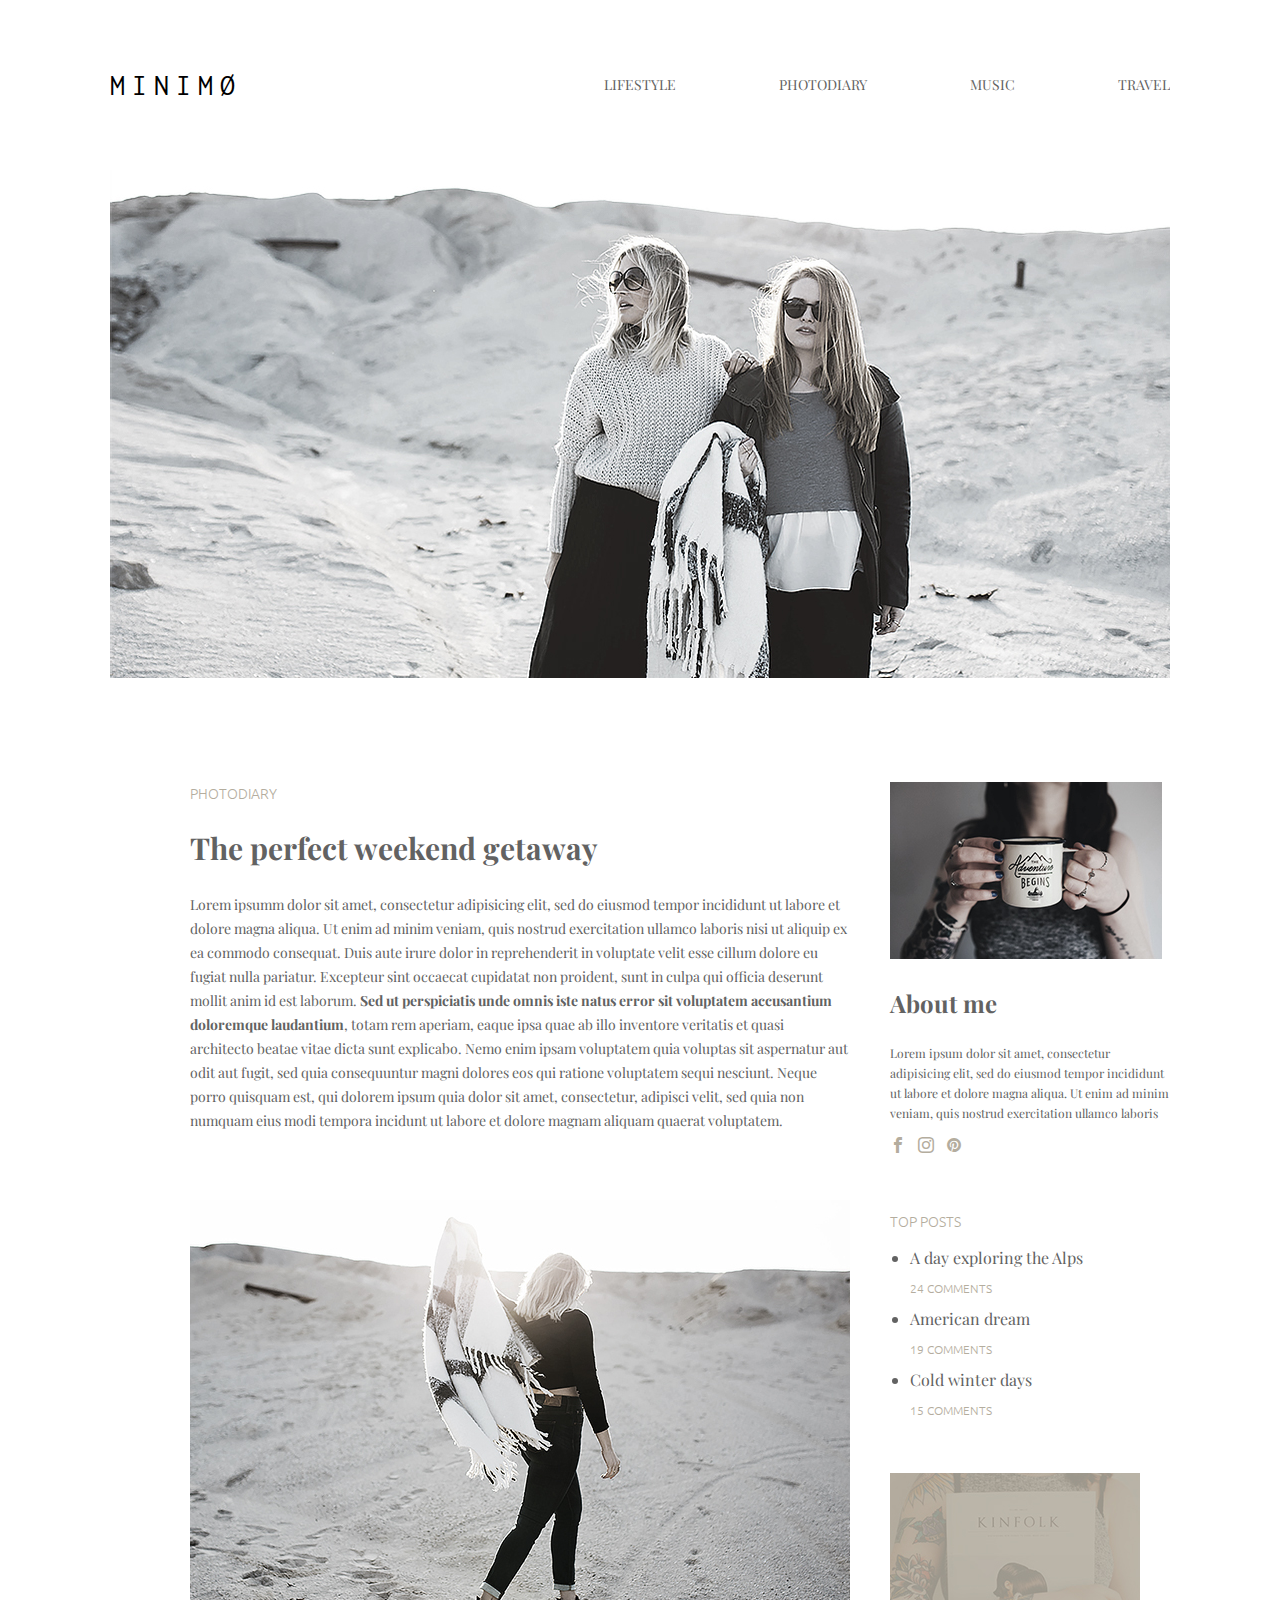
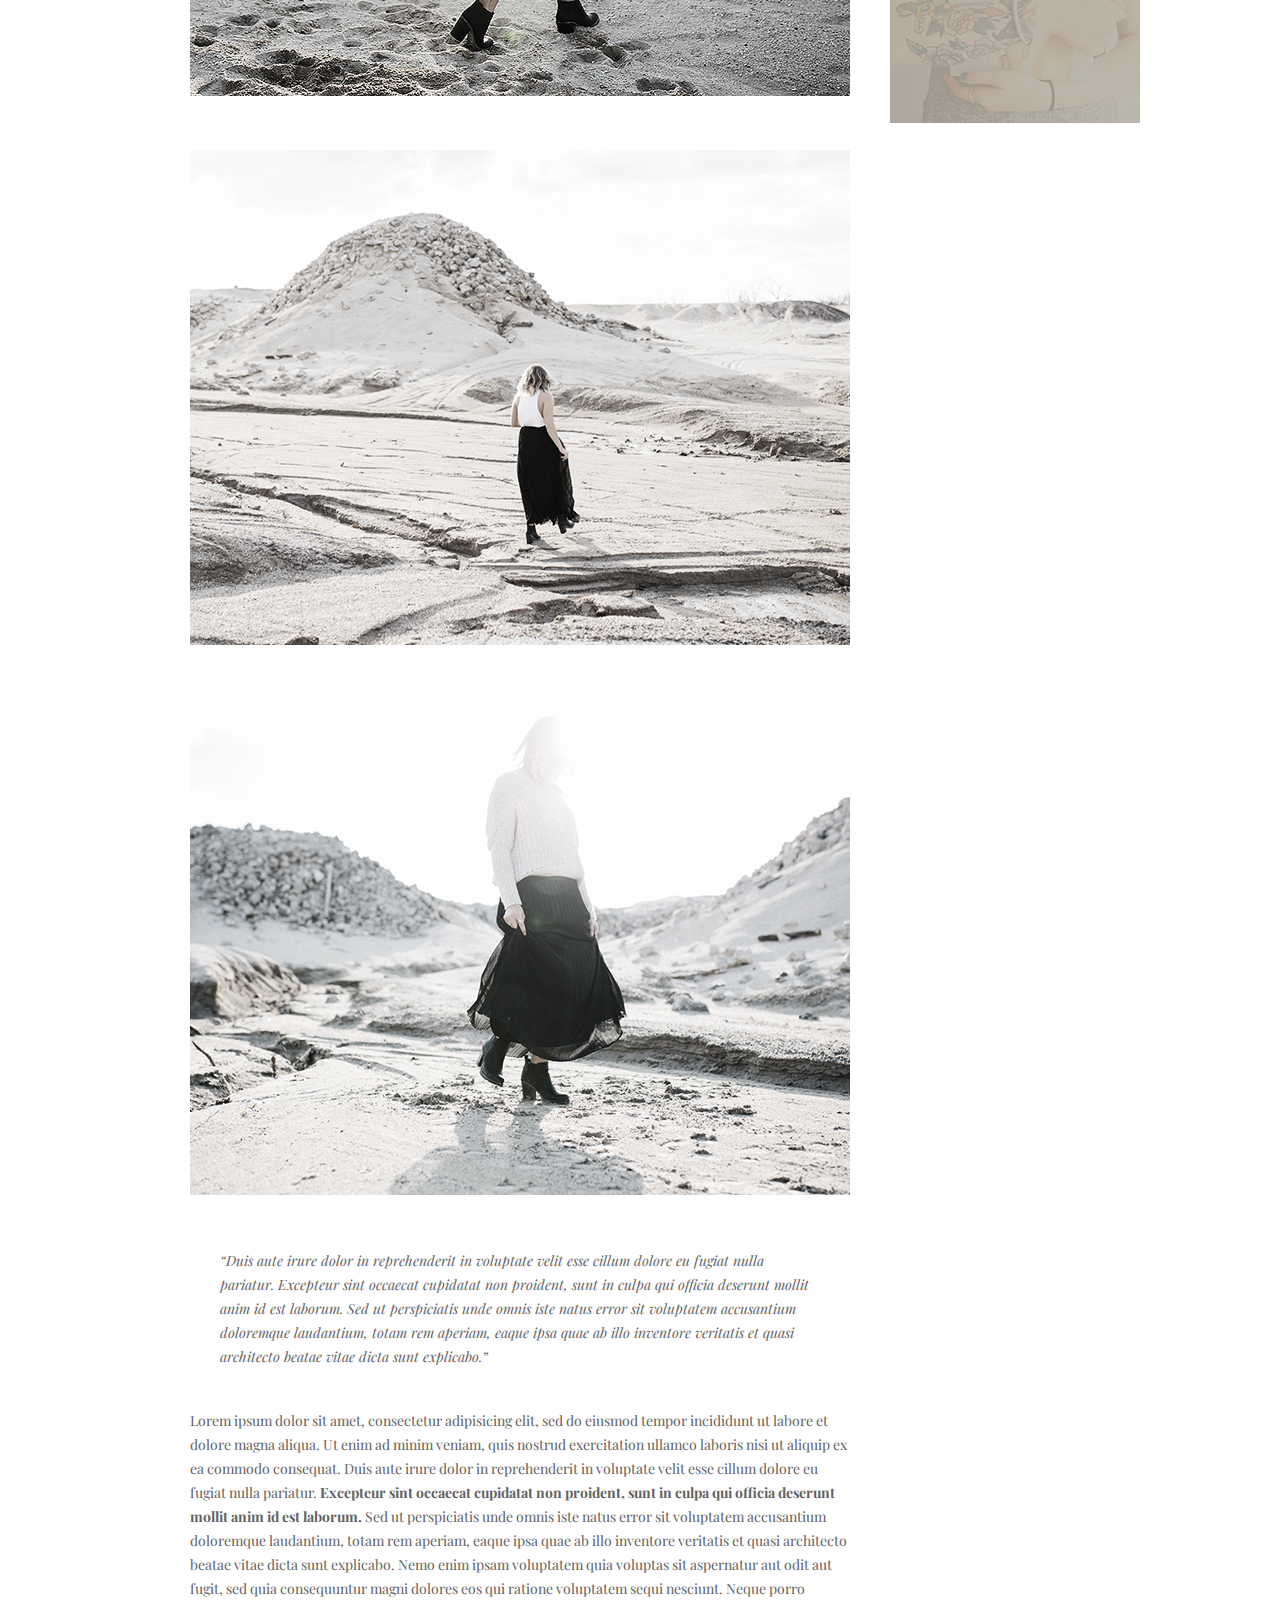
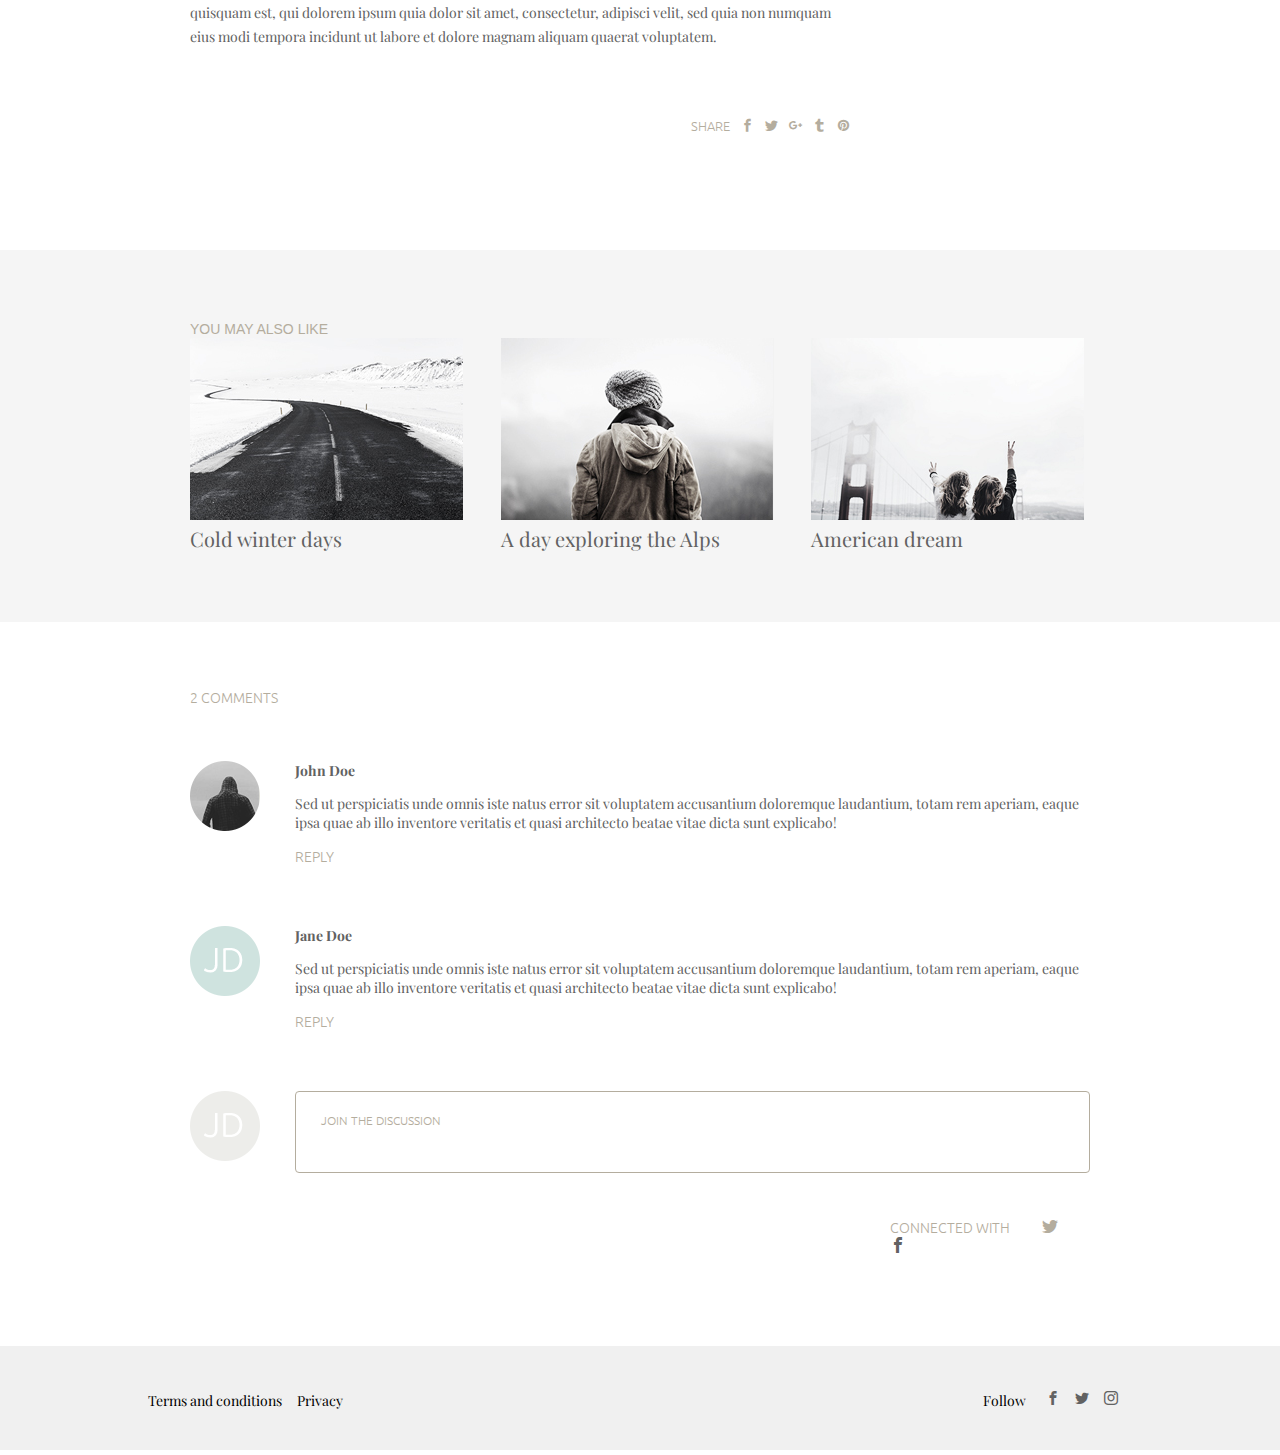
<file: index.html>
<!DOCTYPE html>
<html lang="en">
<head>
	<meta charset="UTF-8">
	<title>MINIMO</title>
	<link rel="stylesheet" href="style.css">
	<link rel="stylesheet" href="assets/fonts/fonticon/style.css">
</head>

<body>
	<div class="container_top">
		<header>
			<a href="#"><h1>minimø</h1></a>
			<nav>
				<ul>
					<li><a href="#"> Lifestyle </a></li>
					<li><a href="#"> Photodiary </a></li>
					<li><a href="#"> Music </a></li>
					<li><a href="#"> Travel </a></li>
				</ul>
			</nav>
		</header>

		<main>
			<figure class="feature_image">
				<a href="#"><img src="assets/images/image1.jpg"/></a>
			</figure>

			<div class="article">
				<span class="category"> Photodiary </span>
				<h2>The perfect weekend getaway</h2>
				<p>Lorem ipsumm dolor sit amet, consectetur adipisicing elit, sed do eiusmod tempor incididunt ut labore et dolore magna aliqua. Ut enim ad minim veniam, quis nostrud exercitation ullamco laboris nisi ut aliquip ex ea commodo consequat. Duis aute irure dolor in reprehenderit in voluptate velit esse cillum dolore eu fugiat nulla pariatur. Excepteur sint occaecat cupidatat non proident, sunt in culpa qui officia deserunt mollit anim id est laborum. <b>Sed ut perspiciatis unde omnis iste natus error sit voluptatem accusantium doloremque laudantium</b>, totam rem aperiam, eaque ipsa quae ab illo inventore veritatis et quasi architecto beatae vitae dicta sunt explicabo. Nemo enim ipsam voluptatem quia voluptas sit aspernatur aut odit aut fugit, sed quia consequuntur magni dolores eos qui ratione voluptatem sequi nesciunt. Neque porro quisquam est, qui dolorem ipsum quia dolor sit amet, consectetur, adipisci velit, sed quia non numquam eius modi tempora incidunt ut labore et dolore magnam aliquam quaerat voluptatem.</p>

				<figure class="first_photo">
					<img src="assets/images/photo1.jpg">
				</figure>

				<figure class="second_photo">
					<img src="assets/images/photo2.jpg">
				</figure>

				<figure class="third_photo">
					<img src="assets/images/photo3.jpg">
				</figure>

					<div class="citation">
						<p> <i>“Duis aute irure dolor in reprehenderit in voluptate velit esse cillum dolore eu fugiat nulla pariatur. Excepteur sint occaecat cupidatat non proident, sunt in culpa qui officia deserunt mollit anim id est laborum. Sed ut perspiciatis unde omnis iste natus error sit voluptatem accusantium doloremque laudantium, totam rem aperiam, eaque ipsa quae ab illo inventore veritatis et quasi architecto beatae vitae dicta sunt explicabo.”</i> </p>
					</div>

				<p>Lorem ipsum dolor sit amet, consectetur adipisicing elit, sed do eiusmod tempor incididunt ut labore et dolore magna aliqua. Ut enim ad minim veniam, quis nostrud exercitation ullamco laboris nisi ut aliquip ex ea commodo consequat. Duis aute irure dolor in reprehenderit in voluptate velit esse cillum dolore eu fugiat nulla pariatur. <b>Excepteur sint occaecat cupidatat non proident, sunt in culpa qui officia deserunt mollit anim id est laborum.</b> Sed ut perspiciatis unde omnis iste natus error sit voluptatem accusantium doloremque laudantium, totam rem aperiam, eaque ipsa quae ab illo inventore veritatis et quasi architecto beatae vitae dicta sunt explicabo. Nemo enim ipsam voluptatem quia voluptas sit aspernatur aut odit aut fugit, sed quia consequuntur magni dolores eos qui ratione voluptatem sequi nesciunt. Neque porro quisquam est, qui dolorem ipsum quia dolor sit amet, consectetur, adipisci velit, sed quia non numquam eius modi tempora incidunt ut labore et dolore magnam aliquam quaerat voluptatem.</p>

				<div class="social_media">
					<span class="label"> Share </span>
					<a href="#"><span class="icon-facebook"></span></a>
					<a href="#"><span class="icon-twitter"></span></a>
					<a href="#"><span class="icon-google-plus"></span></a>
					<a href="#"><span class="icon-tumblr"></span></a>
					<a href="#"><span class="icon-pinterest"></span></a>
				</div>
			</div>

			<aside>
				<div class="bio">
					<figure>
						<img src="assets/images/bio.jpg"/>
					</figure>

					<h3> About me </h3>
					<p> Lorem ipsum dolor sit amet, consectetur adipisicing elit, sed do eiusmod tempor incididunt ut labore et dolore magna aliqua. Ut enim ad minim veniam, quis nostrud exercitation ullamco laboris </p>
					<div class="bio_social_media">
						<a href="#"><span class="icon-facebook"></span></a>
						<a href="#"><span class="icon-instagram"></span></a>
						<a href="#"><span class="icon-pinterest"></span></a>
					</div>
				</div>

				<div class="top_posts">
					<span> Top posts </span>

					<ul>
						<li> <a href="#">A day exploring the Alps</a> </li>
						<p> 24 comments </p>
						<li> <a href="#">American dream</a> </li>
						<p> 19 comments</p>
						<li> <a href="#">Cold winter days</a> </li>
						<p> 15 comments </p>
					</ul>
				</div>

				<a href="#"><figure class="ads_sidebar">
					<img src="assets/images/banner.jpg">
				</figure></a>
			</aside>
		</main>
	</div>

	<div class="container_suggestions">

		<div class="suggestions">
			<span class="proposition"> You may also like </span>

			<div class="three_suggests">
				<a href="#"> <figure class="first_suggest">
					<img src="assets/images/suggestion1.jpg">
					</br>
					<span>Cold winter days</span>
				</figure> </a>

				<a href="#"> <figure class="second_suggest">
					<img src="assets/images/suggestion2.jpg">
					</br>
					<span>A day exploring the Alps</span>
				</figure> </a>

				<a href="#"> <figure class="third_suggest">
					<img src="assets/images/suggestion3.jpg">
					</br>
					<span>American dream</span>
				</figure> </a>
			</div>
		</div>
	</div>

	<div class="container_comments">
		<span class="number_comments"> 2 comments </span>

		<div class="comments">
			<div class="comment_one">
				<figure class="user_one">
					<a href="#"><img src="assets/images/profile1.png"></a>
				</figure>

				<p><b> John Doe </b></p>
				<p> Sed ut perspiciatis unde omnis iste natus error sit voluptatem accusantium doloremque laudantium, totam rem aperiam, eaque ipsa quae ab illo inventore veritatis et quasi architecto beatae vitae dicta sunt explicabo! </p>
				<p class="reply"> <a href="#"> Reply </a> </p>
			</div>

			<div class="comment_two">
				<figure class="user_two">
					<a href="#"><img src="assets/images/profile2.png"></a>
				</figure>

					<p><b> Jane Doe </b></p>
					<p> Sed ut perspiciatis unde omnis iste natus error sit voluptatem accusantium doloremque laudantium, totam rem aperiam, eaque ipsa quae ab illo inventore veritatis et quasi architecto beatae vitae dicta sunt explicabo! </p>
					<p class="reply"> <a href="#"> Reply </a> </p>
			</div>

			<div class="comment_answer">
				<figure>
					<a href="#"><img src="assets/images/profile3.png"></a>
				</figure>

				<form>
				    <div>
				        <label for="message"></label>
				        <textarea id="message" placeholder="JOIN THE DISCUSSION"></textarea>
				    </div>
				</form>
			</div>
			
			<div class="connection">
				<span class="connected_with">Connected with</span>
				<a href="#"><span class="icon-twitter"></span></a>
				<a href="#"><span class="icon-facebook"></span></a>
			</div>
		</div>
	</div>

	<div class="container_footer">
		<footer>
			<a href="#"><p class="terms">Terms and conditions</p></a>
			<a href="#"><p class="privacy">Privacy</p>
			<p class="follow">Follow</p></a>

			<div class="footer_social">
				<a href="#"><span class="icon-facebook"></span></a>
				<a href="#"><span class="icon-twitter"></span></a>
				<a href="#"><span class="icon-instagram"></span></a>
			</div>
		</footer>
	</div>
</body>
</html>
</file>
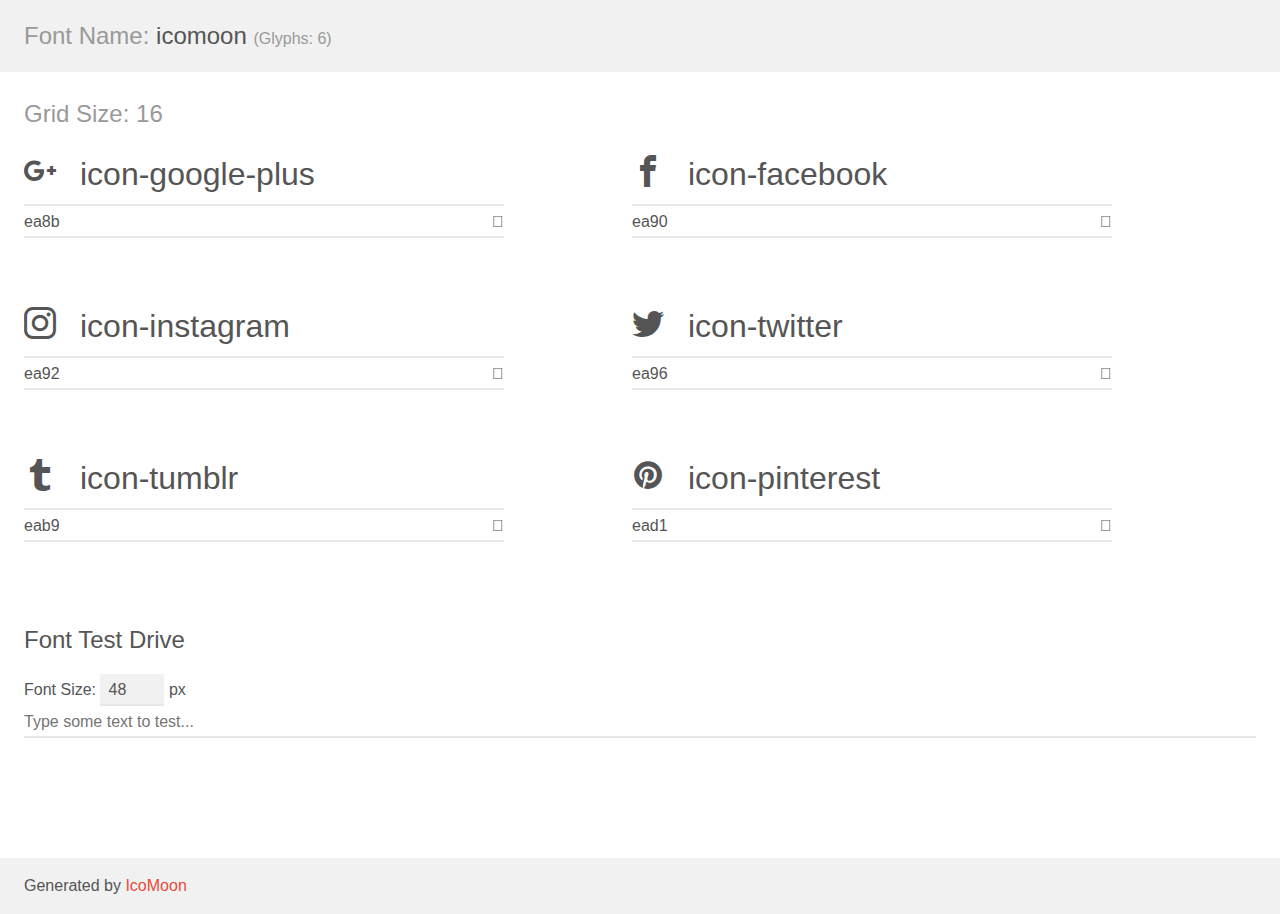
<file: assets/fonts/fonticon/demo.html>
<!doctype html>
<html>
<head>
    <meta charset="utf-8">
    <title>IcoMoon Demo</title>
    <meta name="description" content="An Icon Font Generated By IcoMoon.io">
    <meta name="viewport" content="width=device-width, initial-scale=1">
    <link rel="stylesheet" href="demo-files/demo.css">
    <link rel="stylesheet" href="style.css"></head>
<body>
    <div class="bgc1 clearfix">
        <h1 class="mhmm mvm"><span class="fgc1">Font Name:</span> icomoon <small class="fgc1">(Glyphs:&nbsp;6)</small></h1>
    </div>
    <div class="clearfix mhl ptl">
        <h1 class="mvm mtn fgc1">Grid Size: 16</h1>
        <div class="glyph fs1">
            <div class="clearfix bshadow0 pbs">
                <span class="icon-google-plus">
                
                </span>
                <span class="mls"> icon-google-plus</span>
            </div>
            <fieldset class="fs0 size1of1 clearfix hidden-false">
                <input type="text" readonly value="ea8b" class="unit size1of2" />
                <input type="text" maxlength="1" readonly value="&#xea8b;" class="unitRight size1of2 talign-right" />
            </fieldset>
            <div class="fs0 bshadow0 clearfix hidden-true">
                <span class="unit pvs fgc1">liga: </span>
                <input type="text" readonly value="google-plus, brand5" class="liga unitRight" />
            </div>
        </div>
        <div class="glyph fs1">
            <div class="clearfix bshadow0 pbs">
                <span class="icon-facebook">
                
                </span>
                <span class="mls"> icon-facebook</span>
            </div>
            <fieldset class="fs0 size1of1 clearfix hidden-false">
                <input type="text" readonly value="ea90" class="unit size1of2" />
                <input type="text" maxlength="1" readonly value="&#xea90;" class="unitRight size1of2 talign-right" />
            </fieldset>
            <div class="fs0 bshadow0 clearfix hidden-true">
                <span class="unit pvs fgc1">liga: </span>
                <input type="text" readonly value="facebook, brand10" class="liga unitRight" />
            </div>
        </div>
        <div class="glyph fs1">
            <div class="clearfix bshadow0 pbs">
                <span class="icon-instagram">
                
                </span>
                <span class="mls"> icon-instagram</span>
            </div>
            <fieldset class="fs0 size1of1 clearfix hidden-false">
                <input type="text" readonly value="ea92" class="unit size1of2" />
                <input type="text" maxlength="1" readonly value="&#xea92;" class="unitRight size1of2 talign-right" />
            </fieldset>
            <div class="fs0 bshadow0 clearfix hidden-true">
                <span class="unit pvs fgc1">liga: </span>
                <input type="text" readonly value="instagram, brand12" class="liga unitRight" />
            </div>
        </div>
        <div class="glyph fs1">
            <div class="clearfix bshadow0 pbs">
                <span class="icon-twitter">
                
                </span>
                <span class="mls"> icon-twitter</span>
            </div>
            <fieldset class="fs0 size1of1 clearfix hidden-false">
                <input type="text" readonly value="ea96" class="unit size1of2" />
                <input type="text" maxlength="1" readonly value="&#xea96;" class="unitRight size1of2 talign-right" />
            </fieldset>
            <div class="fs0 bshadow0 clearfix hidden-true">
                <span class="unit pvs fgc1">liga: </span>
                <input type="text" readonly value="twitter, brand16" class="liga unitRight" />
            </div>
        </div>
        <div class="glyph fs1">
            <div class="clearfix bshadow0 pbs">
                <span class="icon-tumblr">
                
                </span>
                <span class="mls"> icon-tumblr</span>
            </div>
            <fieldset class="fs0 size1of1 clearfix hidden-false">
                <input type="text" readonly value="eab9" class="unit size1of2" />
                <input type="text" maxlength="1" readonly value="&#xeab9;" class="unitRight size1of2 talign-right" />
            </fieldset>
            <div class="fs0 bshadow0 clearfix hidden-true">
                <span class="unit pvs fgc1">liga: </span>
                <input type="text" readonly value="tumblr, brand49" class="liga unitRight" />
            </div>
        </div>
        <div class="glyph fs1">
            <div class="clearfix bshadow0 pbs">
                <span class="icon-pinterest">
                
                </span>
                <span class="mls"> icon-pinterest</span>
            </div>
            <fieldset class="fs0 size1of1 clearfix hidden-false">
                <input type="text" readonly value="ead1" class="unit size1of2" />
                <input type="text" maxlength="1" readonly value="&#xead1;" class="unitRight size1of2 talign-right" />
            </fieldset>
            <div class="fs0 bshadow0 clearfix hidden-true">
                <span class="unit pvs fgc1">liga: </span>
                <input type="text" readonly value="pinterest, brand72" class="liga unitRight" />
            </div>
        </div>
    </div>

    <!--[if gt IE 8]><!-->
    <div class="mhl clearfix mbl">
        <h1>Font Test Drive</h1>
        <label>
            Font Size: <input id="fontSize" type="number" class="textbox0 mbm"
            min="8" value="48" />
            px
        </label>
        <input id="testText" type="text" class="phl size1of1 mvl"
        placeholder="Type some text to test..." value=""/>
        <div id="testDrive" class="icon-">&nbsp;
        </div>
    </div>
    <!--<![endif]-->
    <div class="bgc1 clearfix">
        <p class="mhl">Generated by <a href="https://icomoon.io/app">IcoMoon</a></p>
    </div>

    <script src="demo-files/demo.js"></script>
</body>
</html>
</file>
<file: style.css>
@import url('https://fonts.googleapis.com/css?family=Inconsolata:400,700|Playfair+Display:400,400i,700,700i,900,900i|Ubuntu:300,300i,400,400i,500,500i,700,700i&subset=cyrillic,cyrillic-ext,greek,greek-ext,latin-ext,vietnamese');

body {
	font-size: 16px;
	margin: 0;
}

.container_top {
	background: white;
	width: 1060px;
	margin: 0 auto;
	padding: 0;
	overflow: hidden;
}

body a {
	color: inherit;
	text-decoration: none;
}

/*================================> HEADER <================================*/

header {
	text-transform: uppercase;
	color: #000000;
	padding: 70px 0 0 0;
	overflow: hidden;
}

header h1 {
	float: left;
	font-family: 'Inconsolata', monospace;
	font-size: 1.875em;
	letter-spacing: 7px;
	font-weight: normal;
	margin: 0;
	line-height: 1;
}

header nav {
	float: right;
	font-family: 'Playfair Display', serif;
	color: #626262;
	font-size: 0.875em;
	margin: 0 -50px 0 0;
	padding: 0;
}

header nav ul {
	display: inline-block;
	list-style: none;
	margin: 0;
	padding: 0;
}

header nav ul li {
	display: inline-block;
	margin: 0 50px;
	line-height: 30px;
}

/*================================> ARTICLE <================================*/

main {
	overflow: hidden;
	margin-bottom: 115px;
}

.feature_image {
	margin: 70px 0 100px 0;
}

.article {
	color: #626262;
	font-family: 'Playfair Display', serif;
	float: left;
	overflow: hidden;
	width: 660px;
	margin: 0 0 0 80px;
}

.article .category {
	font-family: 'Ubuntu', sans-serif;
	font-size: 0.875em;
	text-transform: uppercase;
	font-weight: lighter;
	color: #b4ad9e;
}

.article h2 {
	font-size: 1.875em;
}

.article p {
	font-size: 0.875em;
	margin: 0 0 67px 0;
	line-height: 24px;
}

.article figure {
	margin: 0 0 50px 0;
}

.citation p {
	margin: 0 40px 40px 30px;
}

.social_media {
	font-family: 'Ubuntu', sans-serif;
	text-transform: uppercase;
	text-align: right;
	font-size: 13px;
	font-weight: lighter;
}

.social_media span {
	color: #b4ad9e;
	margin-left: 8px;
}

/*================================> SIDEBAR <=================================*/

aside {
	width: 280px;
	float: right;
}

.bio {
	font-family: 'Playfair Display', serif;
	color: #626262;
}

.bio figure { margin: 0; }

.bio h3 { font-size: 24px; }

.bio p { 
	font-size: 0.750em;
	line-height: 20px;
}

.bio_social_media span {
	color: #b4ad9e;
	margin: 0 0 0 8px;
}

.bio_social_media .icon-facebook {
	margin: 0;
}

.top_posts {
	margin-top: 55px;
}

.top_posts span {
	font-family: 'Ubuntu', sans-serif;
	font-size: 0.875em;
	text-transform: uppercase;
	font-weight: lighter;
	color: #b4ad9e;

}

.top_posts ul {
	padding-left: 20px;
	margin-bottom: 55px
}

.top_posts li {
	font-family: 'Playfair Display', serif;
	color: #626262;
}

.top_posts p {
	font-family: 'Ubuntu', sans-serif;
	font-size: 0.750em;
	font-weight: lighter;
	color: #b4ad9e;
	text-transform: uppercase;
}

.ads_sidebar {
	margin: 0 auto;
}

/*================================> SUGGESTIONS <================================*/

.container_suggestions {
	background: #f5f5f5;
	overflow: hidden;
}

.suggestions {
	width: 900px;
	margin: 0 auto;
	margin-top: 70px;
	margin-bottom: 70px;
}

.suggestions .proposition {
	text-transform: uppercase;
	font-family: 'Ubuntu Light', sans-serif;
	font-size: 0.875em;
	font-weight: lighter;
	color: #b4ad9e;
}

.three_suggests {
	overflow: hidden;
	font-family: 'Playfair Display', serif;
	font-size: 1.250em;
	color: #626262;
}

.three_suggests figure {
	margin: 0;
	width: 30%;
}

.three_suggests .first_suggest {
	float: left;
	margin-right: 4.5%;
}

.three_suggests .second_suggest {
	float: left;
	margin-right: 4.5%;
}

.three_suggests .third_suggest {
	float: left;
}

/*================================> COMMENTS <================================*/

.container_comments {
	background: white;
	width: 900px;
	margin: 0 auto;
	padding: 0;
	overflow: hidden;
}

.number_comments {
	display: inline-block;
	margin: 65px 0 40px 0;
	text-transform: uppercase;
	font-family: 'Ubuntu', sans-serif;
	font-size: 0.875em;
	font-weight: lighter;
	color: #b4ad9e;

}

.comments figure {
	margin: 0 35px 0 0;
	float: left;
}

.comments .reply {
	margin: 0 0 0 105px;
	font-family: 'Ubuntu', sans-serif;
	font-weight: lighter;
	text-transform: uppercase;
	color: #b4ad9e;
}

.comment_one { margin-bottom: 60px; }

.comments p {
	font-family: 'Playfair Display', serif;
	font-size: 0.875em;
	color: #626262;
}
.comment_two { margin-bottom: 60px; }
.comment_three { margin-bottom: 35px; }

form {
    /* Pour le centrer dans la page */
    margin: 0 0 0 105px;
}

input, textarea {
	width: 743px;
	border: 1px solid #b4ad9e;
	border-radius: 4px;
	font-family: 'Ubuntu', sans-serif;
	font-weight: lighter;
	font-size: 0.875em;
	color: #b4ad9e;
	padding: 20px 25px;
	margin: 0;
	resize: none;
}

textarea:focus {
	outline: 0;
}

::-webkit-input-placeholder { /* Chrome */
	font-family: 'Ubuntu', sans-serif;
	color: #b4ad9e;
	font-weight: lighter;
	font-size: 0.875em;
}

.comment_answer {
	margin-bottom: 40px
}

.connection {
	margin-left: 700px;
	margin-bottom: 90px;
}

.connected_with {
	margin-right: 28px;
	font-family: 'Ubuntu', sans-serif;
	font-weight: lighter;
	font-size: 0.875em;
	color: #b4ad9e;
	text-transform: uppercase;
}

.connection .icon-twitter {
	margin: 0 14px 0 0;
	color: #b4ad9e;
}

.connection .icon-facebook {
	color: #626262;
}

/*================================> FOOTER <================================*/

.container_footer {
	background: #f0f0f0;
}

footer {
	margin: 0 auto;
	width: 985px;
	font-family : 'Playfair Display', serif;
	font-size: 0.875em;
}

.terms {
	float: left;
	margin: 45px 0 45px 0px;
}

.privacy {
	float: left;
	margin: 45px 0 45px 15px;
}

.follow {
	float: left;
	margin: 45px 20px 45px 640px;
}

.footer_social span {
	display: inline-block;
	margin: 45px 12px 45px 0;
	color: #626262;
}
</file>
<file: assets/fonts/fonticon/style.css>
@font-face {
  font-family: 'icomoon';
  src:  url('fonts/icomoon.eot?2shes9');
  src:  url('fonts/icomoon.eot?2shes9#iefix') format('embedded-opentype'),
    url('fonts/icomoon.ttf?2shes9') format('truetype'),
    url('fonts/icomoon.woff?2shes9') format('woff'),
    url('fonts/icomoon.svg?2shes9#icomoon') format('svg');
  font-weight: normal;
  font-style: normal;
}

[class^="icon-"], [class*=" icon-"] {
  /* use !important to prevent issues with browser extensions that change fonts */
  font-family: 'icomoon' !important;
  speak: none;
  font-style: normal;
  font-weight: normal;
  font-variant: normal;
  text-transform: none;
  line-height: 1;

  /* Better Font Rendering =========== */
  -webkit-font-smoothing: antialiased;
  -moz-osx-font-smoothing: grayscale;
}

.icon-google-plus:before {
  content: "\ea8b";
}
.icon-facebook:before {
  content: "\ea90";
}
.icon-instagram:before {
  content: "\ea92";
}
.icon-twitter:before {
  content: "\ea96";
}
.icon-tumblr:before {
  content: "\eab9";
}
.icon-pinterest:before {
  content: "\ead1";
}
</file>
<file: assets/fonts/fonticon/demo-files/demo.css>
body {
  padding: 0;
  margin: 0;
  font-family: sans-serif;
  font-size: 1em;
  line-height: 1.5;
  color: #555;
  background: #fff;
}
h1 {
  font-size: 1.5em;
  font-weight: normal;
}
small {
  font-size: .66666667em;
}
a {
  color: #e74c3c;
  text-decoration: none;
}
a:hover, a:focus {
  box-shadow: 0 1px #e74c3c;
}
.bshadow0, input {
  box-shadow: inset 0 -2px #e7e7e7;
}
input:hover {
  box-shadow: inset 0 -2px #ccc;
}
input, fieldset {
  font-family: sans-serif;
  font-size: 1em;
  margin: 0;
  padding: 0;
  border: 0;
}
input {
  color: inherit;
  line-height: 1.5;
  height: 1.5em;
  padding: .25em 0;
}
input:focus {
  outline: none;
  box-shadow: inset 0 -2px #449fdb;
}
.glyph {
  font-size: 16px;
  width: 15em;
  padding-bottom: 1em;
  margin-right: 4em;
  margin-bottom: 1em;
  float: left;
  overflow: hidden;
}
.liga {
  width: 80%;
  width: calc(100% - 2.5em);
}
.talign-right {
  text-align: right;
}
.talign-center {
  text-align: center;
}
.bgc1 {
  background: #f1f1f1;
}
.fgc1 {
  color: #999;
}
.fgc0 {
  color: #000;
}
p {
  margin-top: 1em;
  margin-bottom: 1em;
}
.mvm {
  margin-top: .75em;
  margin-bottom: .75em;
}
.mtn {
  margin-top: 0;
}
.mtl, .mal {
  margin-top: 1.5em;
}
.mbl, .mal {
  margin-bottom: 1.5em;
}
.mal, .mhl {
  margin-left: 1.5em;
  margin-right: 1.5em;
}
.mhmm {
  margin-left: 1em;
  margin-right: 1em;
}
.mls {
  margin-left: .25em;
}
.ptl {
  padding-top: 1.5em;
}
.pbs, .pvs {
  padding-bottom: .25em;
}
.pvs, .pts {
  padding-top: .25em;
}
.unit {
  float: left;
}
.unitRight {
  float: right;
}
.size1of2 {
  width: 50%;
}
.size1of1 {
  width: 100%;
}
.clearfix:before, .clearfix:after {
  content: " ";
  display: table;
}
.clearfix:after {
  clear: both;
}
.hidden-true {
  display: none;
}
.textbox0 {
  width: 3em;
  background: #f1f1f1;
  padding: .25em .5em;
  line-height: 1.5;
  height: 1.5em;
}
#testDrive {
  display: block;
  padding-top: 24px;
  line-height: 1.5;
}
.fs0 {
  font-size: 16px;
}
.fs1 {
  font-size: 32px;
}
</file>
